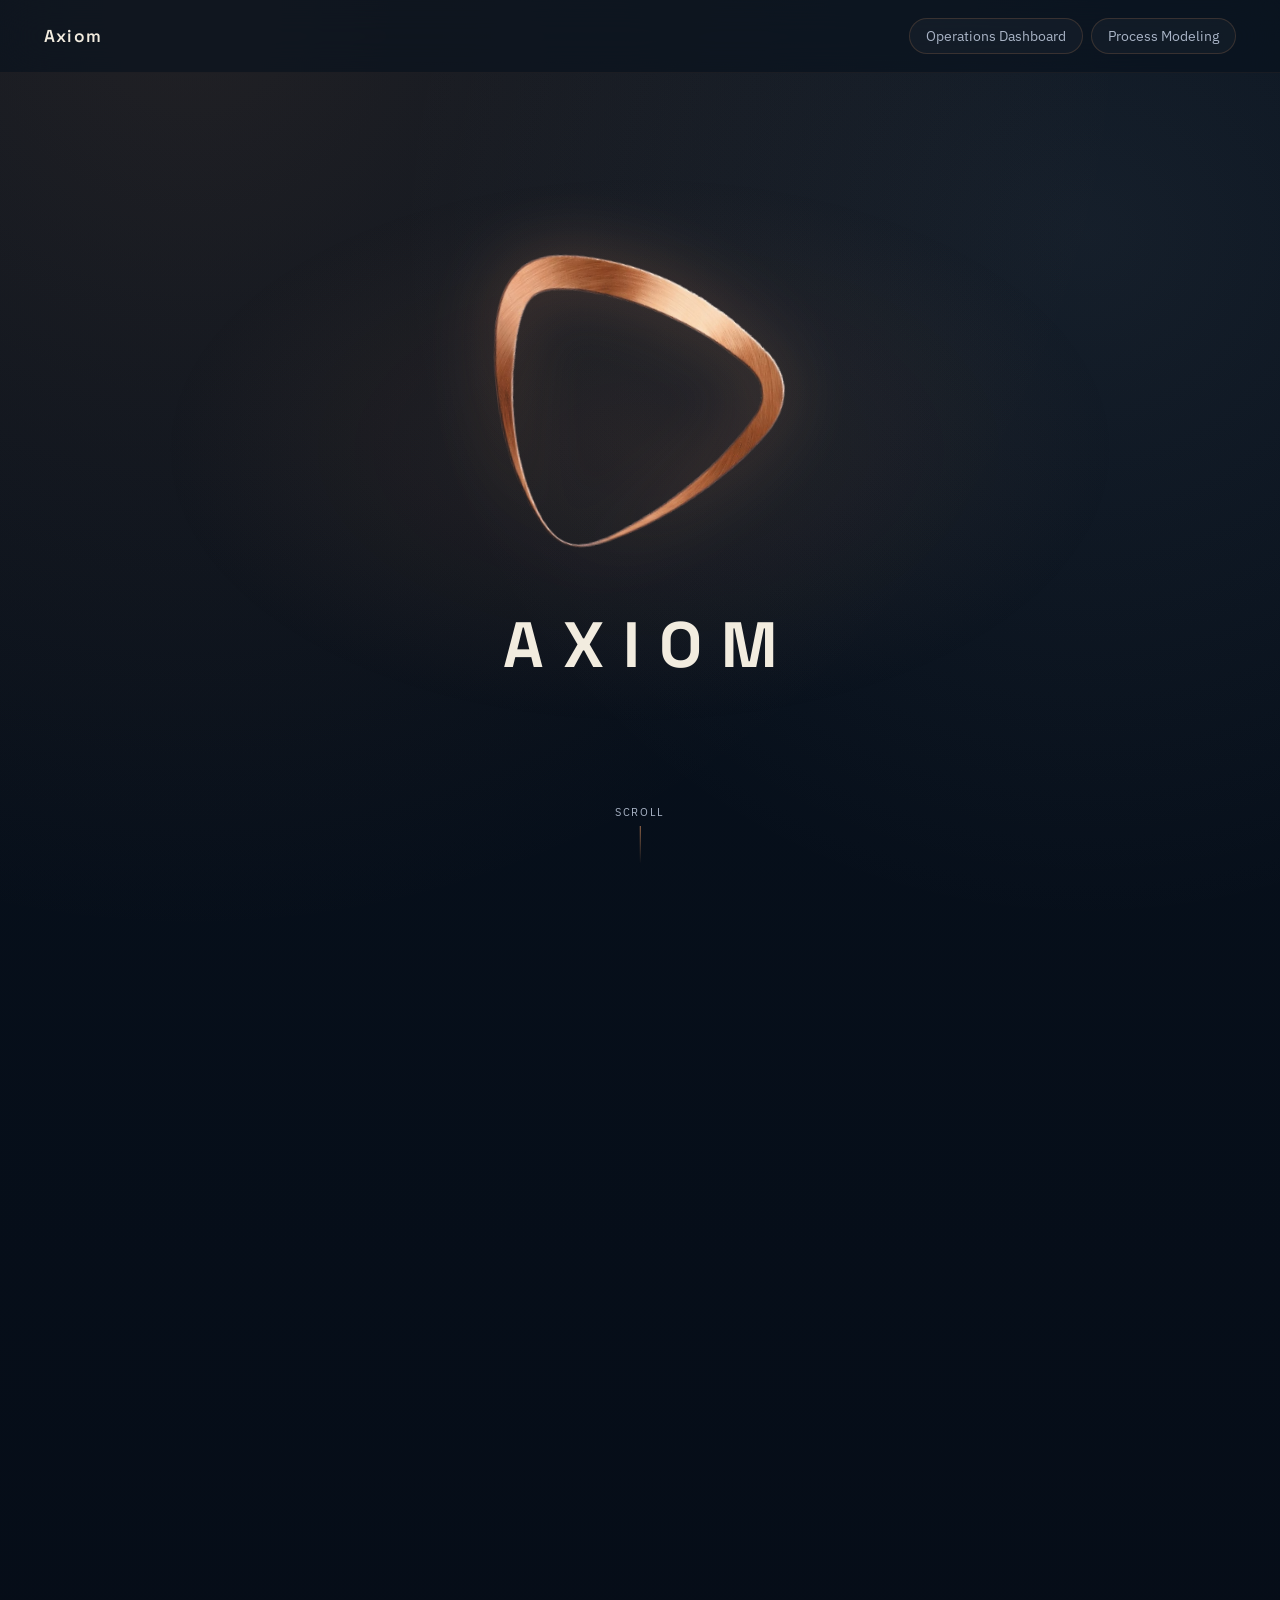
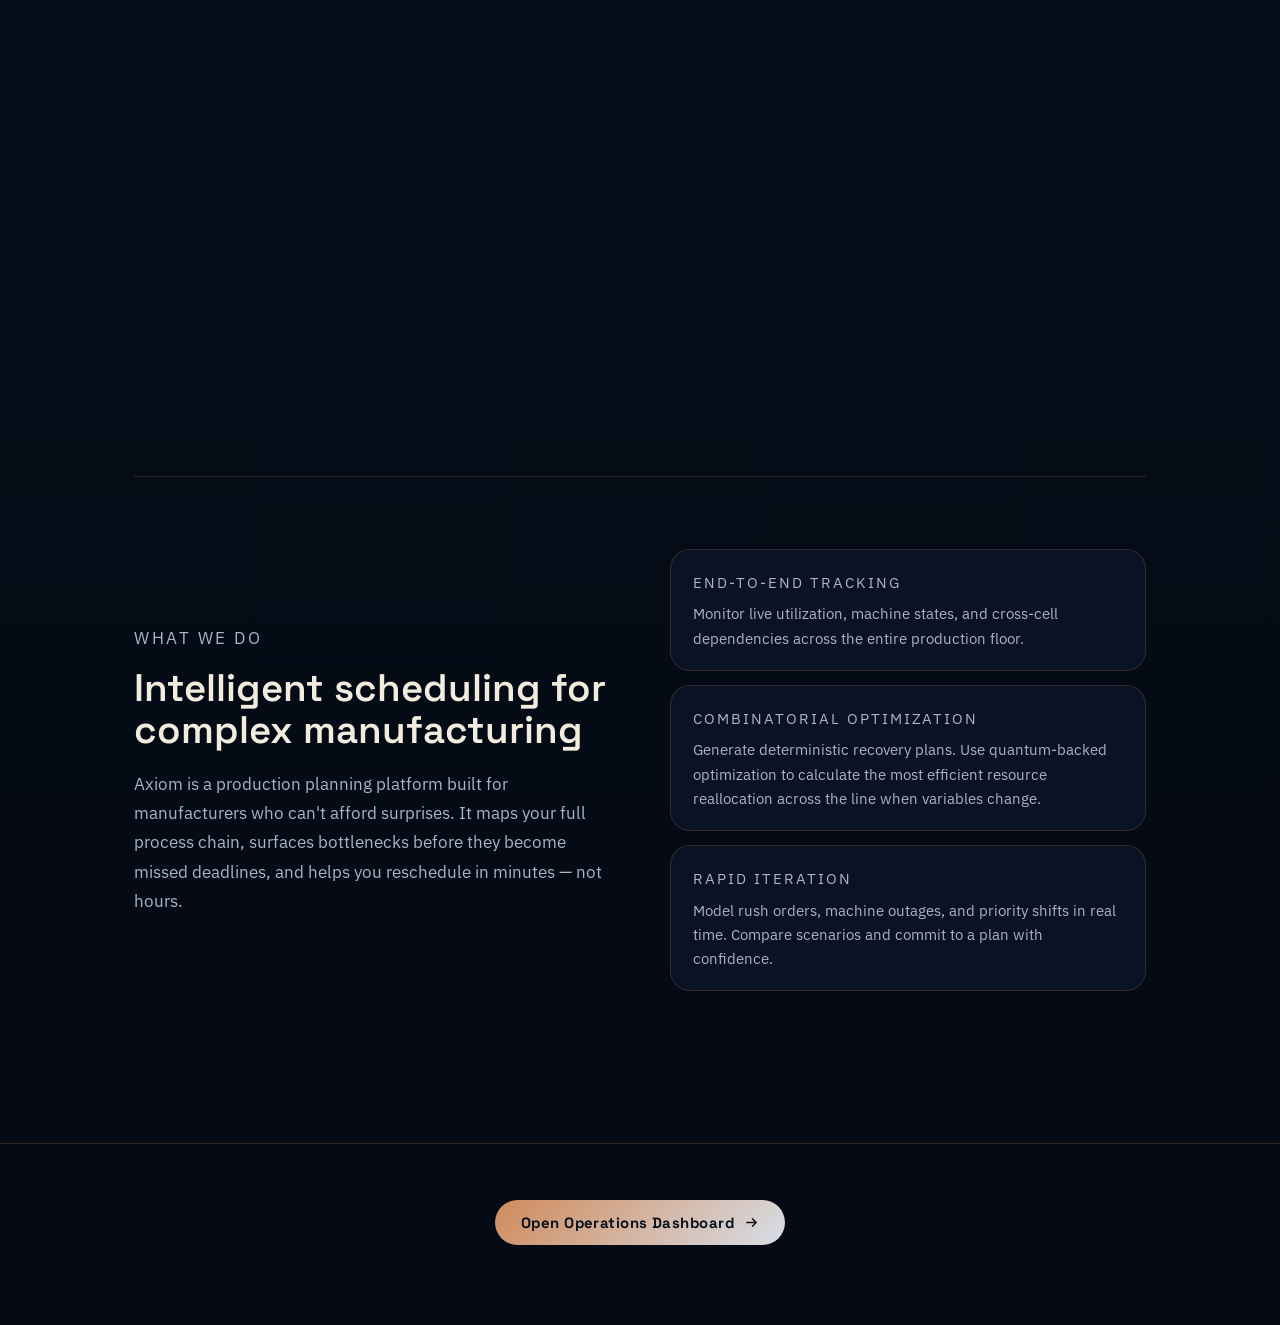
<file: index.html>
<!DOCTYPE html>
<html lang="en">
<head>
  <meta charset="UTF-8"/>
<meta name="viewport" content="width=device-width, initial-scale=1.0"/>
  <title>Axiom</title>
  <link rel="preconnect" href="https://fonts.googleapis.com"/>
  <link rel="preconnect" href="https://fonts.gstatic.com" crossorigin/>
  <link href="https://fonts.googleapis.com/css2?family=IBM+Plex+Sans:wght@300;400;500&family=Space+Grotesk:wght@400;500;600;700&display=swap" rel="stylesheet"/>
  <style>

    /* ============================================================
      CSS VARIABLES — match your existing styles.css exactly
    ============================================================ */
    :root {
      --bg:     #07111d;
      --panel:  rgba(11,20,38,0.9);
      --line:   rgba(208,138,90,0.2);
      --text:   #f2ecdf;
      --muted:  #a9b4c6;
      --accent: #d08a5a;
    }

    *, *::before, *::after { box-sizing: border-box; margin: 0; padding: 0; }

    body {
      background:
        radial-gradient(circle at 15% 0%, rgba(208,138,90,0.13) 0%, transparent 30%),
        radial-gradient(circle at 85% 8%,  rgba(216,222,232,0.07) 0%, transparent 24%),
        linear-gradient(180deg, #07111d 0%, #050a14 100%);
      color: var(--text);
      font-family: "IBM Plex Sans", sans-serif;
      overflow-x: hidden;
    }

    a { color: inherit; text-decoration: none; }

    /* ============================================================
      NAV — fixed top bar, frosted glass, text-only brand name
    ============================================================ */
    nav {
      position: fixed;
      top: 0; left: 0; right: 0;
      z-index: 200;
      display: flex;
      justify-content: space-between;
      align-items: center;
      padding: 18px 44px;
      background: rgba(7,17,29,0.6);
      backdrop-filter: blur(24px);
      -webkit-backdrop-filter: blur(24px);
      border-bottom: 1px solid rgba(208,138,90,0.07);
    }

    .nav-brand {
      font-family: "Space Grotesk", sans-serif;
      font-weight: 600;
      font-size: 1.08rem;
      letter-spacing: 0.07em;
      color: var(--text);
    }

    .nav-links { display: flex; gap: 8px; }

    .nav-links a {
      border: 1px solid var(--line);
      background: rgba(255,255,255,0.03);
      border-radius: 999px;
      padding: 8px 16px;
      color: var(--muted);
      font-size: 0.86rem;
      transition: border-color 160ms, background 160ms, color 160ms, transform 160ms;
    }
    .nav-links a:hover {
      border-color: rgba(208,138,90,0.45);
      background: rgba(208,138,90,0.08);
      color: var(--text);
      transform: translateY(-1px);
    }

    /* ============================================================
      SCROLL DRIVER — 220vh tall container that creates scroll
      distance. The sticky .hero inside it stays pinned while
      you scroll, and JS maps progress → rotation angle.
    ============================================================ */
    .driver {
      height: 220vh;
      position: relative;
    }

    /* ============================================================
      STICKY HERO — full-screen, stays on screen while scrolling
      through .driver. Centers the logo + wordmark stack.
    ============================================================ */
    .hero {
      position: sticky;
      top: 0;
      height: 100vh;
      display: flex;
      flex-direction: column;
      align-items: center;
      justify-content: center;
      overflow: hidden;
    }

    /* Soft copper ambient glow radiating from the center */
    .hero-glow {
      position: absolute;
      inset: 0;
      background: radial-gradient(ellipse 55% 45% at 50% 50%, rgba(208,138,90,0.10), transparent 68%);
      pointer-events: none;
    }

    /* Vertical stack: logo (spins) + wordmark (static) */
    .hero-stack {
      display: flex;
      flex-direction: column;
      align-items: center;
      gap: 32px;
      position: relative;
      z-index: 1;
    }

    /* ============================================================
      LOGO SPINNER — the ONLY element JS applies rotate() to.
      The wordmark is a sibling outside this div and never moves.
      will-change: transform → hints browser to GPU-accelerate it.
    ============================================================ */
    #logo-spinner {
      will-change: transform;
      display: flex;
      align-items: center;
      justify-content: center;
    }

    /* ============================================================
      THE ACTUAL LOGO IMAGE
      This is axiom_symbol.png — your real uploaded logo file.

      The PNG has a black background. We use:
        mix-blend-mode: lighten
      which makes any pixel darker than the destination disappear.
      Since the site background is very dark navy, the black areas
      of the PNG become invisible, leaving only the copper mark.

      If you export a version with a transparent background (.png
      with alpha channel or .svg), remove mix-blend-mode entirely.
    ============================================================ */
    #logo-img {
      display: block;
      width: clamp(220px, 28vw, 360px);
      height: clamp(220px, 28vw, 360px);
      object-fit: contain;
      mix-blend-mode: lighten;   /* hides the black PNG background */
      /* base glow — JS intensifies this on scroll */
      filter: drop-shadow(0 0 30px rgba(208,138,90,0.30));
    }

    /* ============================================================
      WORDMARK — "AXIOM" text. Sibling of #logo-spinner.
      JS never touches this element. It never rotates.
    ============================================================ */
    .wordmark {
      font-family: "Space Grotesk", sans-serif;
      font-size: clamp(2.4rem, 5vw, 4rem);
      font-weight: 700;
      letter-spacing: 0.3em;
      text-indent: 0.3em;
      text-transform: uppercase;
      color: var(--text);
      animation: fadeUp 0.9s cubic-bezier(0.22,1,0.36,1) both;
      animation-delay: 0.15s;
    }

    @keyframes fadeUp {
      from { opacity: 0; transform: translateY(10px); }
      to   { opacity: 1; transform: translateY(0); }
    }

    /* ============================================================
      TAGLINE — hidden at opacity:0. JS fades it in after ~60%
      of scroll progress through the driver (once spin is done).
    ============================================================ */
    .tagline {
      position: absolute;
      bottom: 14vh;
      left: 50%;
      transform: translateX(-50%);
      white-space: nowrap;
      text-align: center;
      opacity: 0;
      pointer-events: none;
      transition: opacity 0.5s cubic-bezier(0.22,1,0.36,1);
    }

    .tagline p {
      font-family: "Space Grotesk", sans-serif;
      font-size: clamp(1rem, 2vw, 1.55rem);
      font-weight: 500;
      color: var(--accent);
      letter-spacing: 0.05em;
    }

    /* ============================================================
      SCROLL CUE — "Scroll" + animated line. Fades out on first scroll.
    ============================================================ */
    .scroll-cue {
      position: absolute;
      bottom: 36px;
      left: 50%;
      transform: translateX(-50%);
      display: flex;
      flex-direction: column;
      align-items: center;
      gap: 7px;
      pointer-events: none;
      transition: opacity 0.3s;
    }

    .scroll-cue span {
      font-size: 0.68rem;
      letter-spacing: 0.16em;
      text-transform: uppercase;
      color: var(--muted);
    }

    .cue-line {
      width: 1px;
      height: 38px;
      background: linear-gradient(to bottom, rgba(208,138,90,0.8), transparent);
      animation: cuePulse 1.8s ease-in-out infinite;
    }

    @keyframes cuePulse {
      0%,100% { opacity:0.35; transform:scaleY(0.9); }
      50%      { opacity:1;    transform:scaleY(1.1); }
    }

    /* ============================================================
      BELOW-FOLD CONTENT — normal document flow, scrolls up after
      the driver ends. Two-column: description + cards.
    ============================================================ */
    .content {
      max-width: 1100px;
      margin: 0 auto;
      padding: 96px 44px 80px;
    }

    .about {
      display: grid;
      grid-template-columns: 1fr 1fr;
      gap: 60px;
      align-items: center;
      padding: 72px 0;
      border-top: 1px solid var(--line);
    }

    .kicker {
      font-size: 0.75rem;
      text-transform: uppercase;
      letter-spacing: 0.15em;
      color: var(--accent);
      margin-bottom: 14px;
    }

    .about h2 {
      font-family: "Space Grotesk", sans-serif;
      font-size: clamp(1.8rem, 3vw, 2.7rem);
      font-weight: 600;
      line-height: 1.1;
      margin-bottom: 18px;
    }

    .about p { color: var(--muted); font-size: 1.05rem; line-height: 1.75; }

    .cards { display: grid; gap: 14px; }

    .card {
      border: 1px solid var(--line);
      background: var(--panel);
      backdrop-filter: blur(14px);
      border-radius: 20px;
      padding: 20px 22px;
    }

    .card-label {
      font-size: 0.74rem;
      text-transform: uppercase;
      letter-spacing: 0.13em;
      color: var(--accent);
      margin-bottom: 7px;
    }

    .card p { color: var(--muted); font-size: 0.95rem; line-height: 1.6; }

    /* ============================================================
      FOOTER CTA
    ============================================================ */
    .cta-wrap {
      text-align: center;
      padding: 56px 44px 80px;
      border-top: 1px solid var(--line);
    }

    .cta-btn {
      display: inline-flex;
      align-items: center;
      gap: 10px;
      background: linear-gradient(135deg, #d08a5a 0%, #d8dee8 100%);
      color: #07111d;
      font-family: "Space Grotesk", sans-serif;
      font-weight: 700;
      font-size: 0.93rem;
      letter-spacing: 0.03em;
      padding: 13px 26px;
      border-radius: 999px;
      transition: transform 180ms, box-shadow 180ms;
    }

    .cta-btn:hover {
      transform: translateY(-2px);
      box-shadow: 0 10px 36px rgba(208,138,90,0.28);
    }

    .cta-wrap > p { color: var(--muted); font-size: 0.88rem; margin-top: 20px; }

    @media (max-width: 780px) {
      nav       { padding: 14px 20px; }
      .about    { grid-template-columns: 1fr; gap: 36px; }
      .content  { padding: 64px 24px 60px; }
      .cta-wrap { padding: 44px 24px 64px; }
    }

  </style>
</head>
<body>

  <!-- NAV: text-only brand, no icon -->
  <nav>
    <span class="nav-brand">Axiom</span>
    <div class="nav-links">
      <a href="./planner.html">Operations Dashboard</a>
      <a href="./line-builder.html">Process Modeling</a>
    </div>
  </nav>

  <!-- SCROLL DRIVER: 220vh tall. Hero sticks inside it. -->
  <div class="driver" id="driver">
    <div class="hero">
      <div class="hero-glow"></div>

      <div class="hero-stack">

        <!-- JS rotates ONLY this div -->
        <div id="logo-spinner">
          <!--
            YOUR ACTUAL LOGO FILE: axiom_symbol.png
            Placed in the same folder as this HTML file.
            mix-blend-mode: lighten hides the black background.
            If you have a transparent-background version, remove that CSS line.
          -->
          <img id="logo-img" src="axiom_symbol.png" alt="Axiom symbol"/>
        </div>

        <!-- WORDMARK: outside spinner, never rotates -->
        <div class="wordmark">Axiom</div>

      </div>

      <!-- Tagline: fades in after spin completes -->
      <div class="tagline" id="tagline">
        <p>Track Your Chain. Find Gaps. Iterate.</p>
      </div>

      <!-- Scroll prompt -->
      <div class="scroll-cue" id="scrollCue">
        <span>Scroll</span>
        <div class="cue-line"></div>
      </div>
    </div>
  </div>

  <!-- BELOW-FOLD: about section + cards -->
  <div class="content">
    <div class="about">
      <div>
        <p class="kicker">What We Do</p>
        <h2>Intelligent scheduling for complex manufacturing</h2>
        <p>Axiom is a production planning platform built for manufacturers who can't afford surprises. It maps your full process chain, surfaces bottlenecks before they become missed deadlines, and helps you reschedule in minutes — not hours.</p>
      </div>
      <div class="cards">
        <div class="card">
          <p class="card-label">End-to-End Tracking</p>
          <p>Monitor live utilization, machine states, and cross-cell dependencies across the entire production floor.</p>
        </div>
        <div class="card">
          <p class="card-label">Combinatorial Optimization</p>
          <p>Generate deterministic recovery plans. Use quantum-backed optimization to calculate the most efficient resource reallocation across the line when variables change.</p>
        </div>
        <div class="card">
          <p class="card-label">Rapid Iteration</p>
          <p>Model rush orders, machine outages, and priority shifts in real time. Compare scenarios and commit to a plan with confidence.</p>
        </div>
      </div>
    </div>
  </div>

  <div class="cta-wrap">
    <a class="cta-btn" href="./planner.html">
      Open Operations Dashboard
      <svg width="15" height="15" viewBox="0 0 16 16" fill="none">
        <path d="M3 8h10M9 4l4 4-4 4" stroke="currentColor" stroke-width="1.6" stroke-linecap="round" stroke-linejoin="round"/>
      </svg>
    </a>
  </div>

  <!-- ============================================================
    JAVASCRIPT — SCROLL-DRIVEN ROTATION

    1. Scroll event fires → calculate raw progress (0–1) through driver
    2. Map progress through ROTATION_WINDOW → eased 0–360°
    3. requestAnimationFrame lerp loop smoothly moves logo toward target
    4. Only #logo-spinner gets the rotate() transform
    5. Tagline + glow also update based on progress
  ============================================================ -->
  <script>
    const driver    = document.getElementById('driver');
    const spinner   = document.getElementById('logo-spinner'); // ONLY this rotates
    const logoImg   = document.getElementById('logo-img');
    const tagline   = document.getElementById('tagline');
    const scrollCue = document.getElementById('scrollCue');

    // Fraction of the driver scroll range over which rotation completes.
    // 0.55 × 220vh ≈ 121vh of scrolling for a full 360°.
    // Lower this number to make the spin faster.
    const ROTATION_WINDOW = 0.55;

    function clamp(v, lo, hi) { return Math.min(Math.max(v, lo), hi); }

    // Smooth ease-in-out curve: slow→fast→slow
    function ease(t) {
      return t < 0.5 ? 2*t*t : -1 + (4 - 2*t)*t;
    }

    let raf        = null;
    let currentDeg = 0;   // current visual rotation
    let targetDeg  = 0;   // target from scroll position

    // Lerp animation loop — runs until current ≈ target
    function tick() {
      const diff = targetDeg - currentDeg;
      if (Math.abs(diff) > 0.05) {
        currentDeg += diff * 0.12;  // 12% closer per frame = buttery smooth
        spinner.style.transform = `rotate(${currentDeg}deg)`;
        raf = requestAnimationFrame(tick);
      } else {
        currentDeg = targetDeg;
        spinner.style.transform = `rotate(${currentDeg}deg)`;
        raf = null;
      }
    }

    window.addEventListener('scroll', () => {
      const rect      = driver.getBoundingClientRect();
      const scrolled  = -rect.top;
      const scrollable= driver.offsetHeight - window.innerHeight;
      const raw       = clamp(scrolled / scrollable, 0, 1); // 0→1 through driver

      // Eased rotation: completes within ROTATION_WINDOW fraction
      const rotP  = clamp(raw / ROTATION_WINDOW, 0, 1);
      targetDeg   = ease(rotP) * 360;

      // Tagline fades in after spin is done
      tagline.style.opacity = clamp((raw - 0.62) / 0.14, 0, 1);

      // Scroll cue vanishes immediately
      scrollCue.style.opacity = clamp(1 - raw * 18, 0, 1);

      // Glow grows with progress
      const glow  = 30 + rotP * 55;
      const alpha = 0.28 + rotP * 0.30;
      logoImg.style.filter = `drop-shadow(0 0 ${glow}px rgba(208,138,90,${alpha}))`;

      if (!raf) raf = requestAnimationFrame(tick);
    }, { passive: true });
  </script>

</body>
</html>
</file>
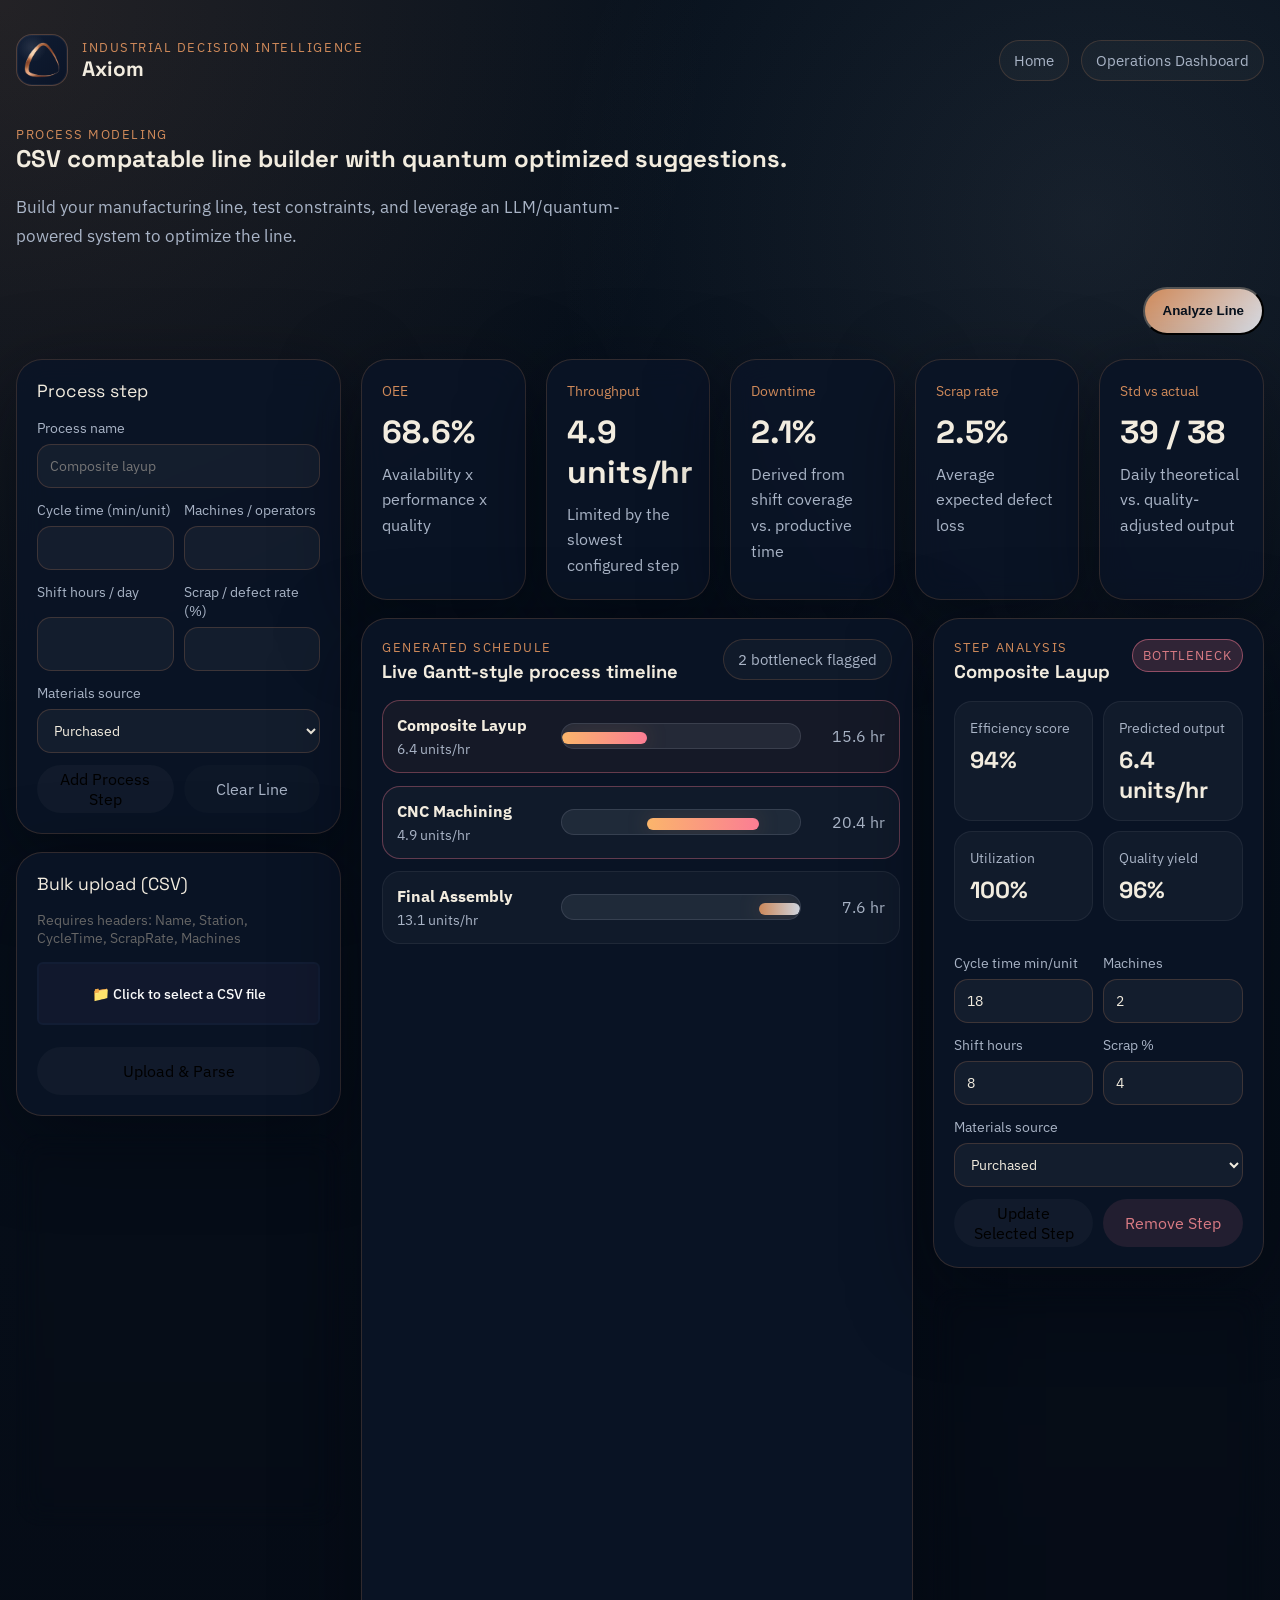
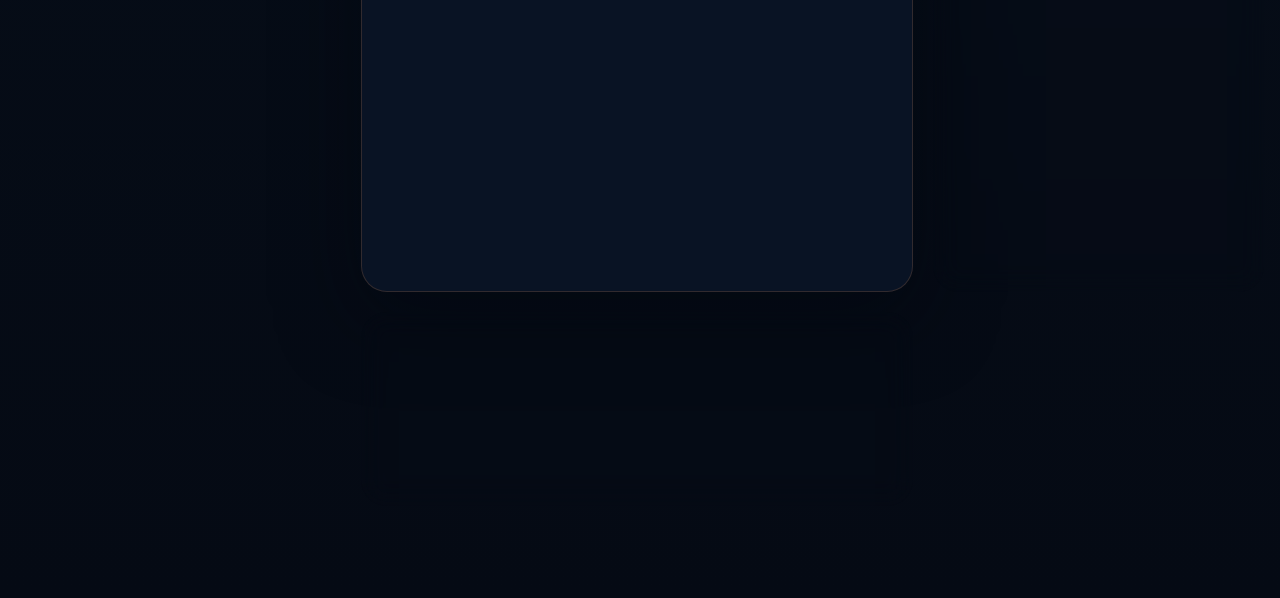
<file: line-builder.html>
<!DOCTYPE html>
<html lang="en">
  <head>
    <meta charset="UTF-8" />
    <meta name="viewport" content="width=device-width, initial-scale=1.0" />
    <title>Dry Dock V1 - Interactive Line Builder</title>
    <link rel="preconnect" href="https://fonts.googleapis.com" />
    <link rel="preconnect" href="https://fonts.gstatic.com" crossorigin />
    <link
      href="https://fonts.googleapis.com/css2?family=Space+Grotesk:wght@400;500;700&family=IBM+Plex+Sans:wght@400;500;600&display=swap"
      rel="stylesheet"
    />
    <link rel="stylesheet" href="./styles.css" />
  </head>
  <body>
    <div class="site-shell">
      <header class="subpage-hero">
        <nav class="topbar">
          <div class="brand-lockup">
            <div class="brand-mark" aria-hidden="true" style="padding: 4px;">
              <img src="axiom_symbol.png" alt="Axiom logo" style="width: 100%; height: 100%; object-fit: contain; mix-blend-mode: lighten;" />
            </div>
            <div>
              <p class="eyebrow">Industrial Decision Intelligence</p>
              <h1>Axiom</h1>
            </div>
          </div>
          <div class="topbar-copy nav-links">
            <a href="./index.html">Home</a>
            <a href="./planner.html">Operations Dashboard</a>
          </div>
        </nav>

        <section class="subpage-intro">
          <p class="section-kicker">Process modeling</p>
          <h2>CSV compatable line builder with quantum optimized suggestions.</h2>
          <p class="hero-text">
            Build your manufacturing line, test constraints, and leverage an LLM/quantum-powered system to optimize the line.
          </p>
        </section>
      </header>

      <main>
        <section class="process-builder page-surface" id="process-builder">
          <div class="section-heading builder-heading">
            <div></div> <button class="button button-primary" id="analyzeLineButton" type="button">Analyze Line</button>
          </div>

          <div class="builder-layout">
            <aside class="control-panel builder-controls">
              <div class="control-card">
                <p class="control-title">Process step</p>
                <form class="builder-form" id="processForm">
                  <label>
                    <span>Process name</span>
                    <input id="processName" name="name" type="text" placeholder="Composite layup" required />
                  </label>
                  <div class="form-grid">
                    <label>
                      <span>Cycle time (min/unit)</span>
                      <input id="cycleTime" name="cycleTime" type="number" min="0.1" step="0.1" required />
                    </label>
                    <label>
                      <span>Machines / operators</span>
                      <input id="machines" name="machines" type="number" min="1" step="1" required />
                    </label>
                  </div>
                  <div class="form-grid">
                    <label>
                      <span>Shift hours / day</span>
                      <input id="shiftHours" name="shiftHours" type="number" min="1" max="24" step="0.5" required />
                    </label>
                    <label>
                      <span>Scrap / defect rate (%)</span>
                      <input id="scrapRate" name="scrapRate" type="number" min="0" max="100" step="0.1" required />
                    </label>
                  </div>
                  <label>
                    <span>Materials source</span>
                    <select id="materialSource" name="materialSource">
                      <option value="purchased">Purchased</option>
                      <option value="in-house">Produced in-house</option>
                    </select>
                  </label>
                  <div class="button-row">
                    <button class="button button-secondary full-button" type="submit">Add Process Step</button>
                    <button class="button button-ghost full-button" id="clearLineButton" type="button">Clear Line</button>
                  </div>
                </form>
              </div>
                <div class="control-card">
                    <p class="control-title">Bulk upload (CSV)</p>
                    <div class="builder-form">
                        <label>
                            <span style="font-size: 0.85rem; color: #666; margin-bottom: 8px; display: block;">
                                Requires headers: Name, Station, CycleTime, ScrapRate, Machines
                            </span>
    
                            <input type="file" id="csvFileInput" accept=".csv" style="display: none;" />
    
                            <label for="csvFileInput" id="fileDropZone" style="display: block; padding: 20px; border: 2px solid #121d34; border-radius: 6px; text-align: center; cursor: pointer; background: #11182d; margin-bottom: 10px; transition: all 0.2s;">
                                <span id="fileNameDisplay" style="color: #fafafa; font-weight: 500;">📁 Click to select a CSV file</span>
                            </label>
    
                        </label>
                        <div class="control-card" id="columnMappingUI" style="display: none; margin-bottom: 20px;">
                          <p class="control-title">Map your columns</p>
                          
                          <div class="builder-form">
                            <div class="form-grid">
                              <label>
                                <span>Process Name</span>
                                <select id="mapName"></select>
                              </label>
                              
                              <label>
                                <div style="display: flex; justify-content: space-between; align-items: center; flex-wrap: wrap; gap: 4px; margin-bottom: 4px;">
                                  <span>Cycle Time</span>
                                  <select id="cycleTimeUnit" style="width: auto; min-height: 28px; padding: 0 8px; font-size: 0.75rem; border-radius: 6px;">
                                    <option value="min">Minutes</option>
                                    <option value="hr">Hours</option>
                                  </select>
                                </div>
                                <select id="mapCycleTime"></select>
                              </label>

                              <label>
                                <div style="display: flex; justify-content: space-between; align-items: center; flex-wrap: wrap; gap: 4px; margin-bottom: 4px;">
                                  <span>Quality Metric</span>
                                  <select id="scrapFormat" style="width: auto; min-height: 28px; padding: 0 8px; font-size: 0.75rem; border-radius: 6px;">
                                    <option value="scrap">Scrap %</option>
                                    <option value="yield">Yield %</option>
                                  </select>
                                </div>
                                <select id="mapScrapRate"></select>
                              </label>
                        
                              <label>
                                <span>Machines / Operators</span>
                                <select id="mapMachines"></select>
                              </label>
                            </div>
                            <p class="optimizer-note" style="margin-top: 4px;">Verify our guesses before parsing.</p>
                          </div>
                        </div>
                        <button type="button" id="uploadCsvBtn" class="button button-secondary full-button">Upload & Parse</button>
                    </div>
                </div>

              <div class="control-card">
                <p class="control-title">Production goal</p>
                <form class="builder-form" id="goalForm">
                  <label>
                    <span>Target output rate (units/hr)</span>
                    <input id="productionGoalInput" name="targetRate" type="number" min="0" step="0.1" placeholder="18" />
                  </label>
                  <div class="form-grid">
                    <label>
                      <span>Total quantity</span>
                      <input id="targetQuantity" name="targetQuantity" type="number" min="0" step="1" placeholder="500" />
                    </label>
                    <label>
                      <span>Deadline date</span>
                      <input id="deadlineDate" name="deadlineDate" type="date" />
                    </label>
                  </div>
                  <button class="button button-primary full-button" type="submit">Optimize Goal</button>
                </form>
                  <p class="optimizer-note">
                  Phase 1 uses local manufacturing math and deterministic recommendations. Quantum and LLM integrations are reserved for later backend work.
                </p>
              </div>
            </aside>

            <div class="planner-main builder-main">
              <section class="dashboard-grid builder-kpis">
                <article class="metric-card">
                  <span>OEE</span>
                  <strong id="lineOee">0%</strong>
                  <p>Availability x performance x quality</p>
                </article>
                <article class="metric-card">
                  <span>Throughput</span>
                  <strong id="lineThroughput">0/hr</strong>
                  <p>Limited by the slowest configured step</p>
                </article>
                <article class="metric-card">
                  <span>Downtime</span>
                  <strong id="lineDowntime">0%</strong>
                  <p>Derived from shift coverage vs. productive time</p>
                </article>
                <article class="metric-card">
                  <span>Scrap rate</span>
                  <strong id="lineScrap">0%</strong>
                  <p>Average expected defect loss</p>
                </article>
                <article class="metric-card">
                  <span>Std vs actual</span>
                  <strong id="standardActual">0 / 0</strong>
                  <p>Daily theoretical vs. quality-adjusted output</p>
                </article>
              </section>

              <section class="content-grid builder-content">
                <article class="surface schedule-surface">
                  <div class="surface-heading">
                    <div>
                      <p class="surface-kicker">Generated schedule</p>
                      <h4>Live Gantt-style process timeline</h4>
                    </div>
                    <span class="surface-pill" id="lineStatus">Waiting for inputs</span>
                  </div>
                  <div class="timeline-shell" id="processTimeline"></div>
                </article>

                <article class="surface">
                  <div class="surface-heading">
                    <div>
                      <p class="surface-kicker">Step analysis</p>
                      <h4 id="activeStepTitle">No process selected</h4>
                    </div>
                    <span class="bottleneck-badge hidden" id="activeBottleneckBadge">Bottleneck</span>
                  </div>
                  <div class="step-detail" id="stepDetail"></div>
                </article>

                <article class="surface recommendations-surface">
                  <div class="surface-heading">
                    <div>
                      <p class="surface-kicker">Suggested solutions</p>
                      <h4>Optimizer Interventions</h4>
                    </div>
                  </div>
                  <div class="recommendation-list" id="solutionsList" style="padding: 16px 20px; display: flex; flex-direction: column; gap: 12px; color: #a9b4c6;">
                    <em>Click 'Analyze Line' to generate deterministic recovery steps.</em>
                  </div>
                </article>

                <article class="surface goal-surface" id="goalResponsePanel" style="border-top: 3px solid transparent; transition: border-color 0.3s ease;">
                  <div class="surface-heading">
                    <div>
                      <p class="surface-kicker">Goal response</p>
                      <h4 id="goalVerdictText" style="transition: color 0.3s ease;">Awaiting Analysis</h4>
                    </div>
                  </div>
                  <div class="goal-response" id="goalSubtext" style="padding: 16px 20px; color: #a9b4c6; font-size: 0.9rem;">
                    Run the optimizer to test line capacity against ERP deadlines.
                  </div>
                </article>
              </section>
            </div>
          </div>
        </section>
      </main>
    </div>

    <script src="./app.js?v=2"></script>
  </body>
</html>
</file>
<file: styles.css>
:root {
  --bg: #07111d;
  --bg-soft: #0d1730;
  --panel: rgba(11, 20, 38, 0.9);
  --panel-strong: #101b31;
  --line: rgba(208, 138, 90, 0.2);
  --text: #f2ecdf;
  --muted: #a9b4c6;
  --accent: #d08a5a;
  --accent-strong: #d8dee8;
  --warning: #f0b06f;
  --danger: #d97b84;
  --shadow: 0 24px 80px rgba(2, 6, 14, 0.5);
}

* {
  box-sizing: border-box;
}

html {
  scroll-behavior: smooth;
}

body {
  margin: 0;
  min-height: 100vh;
  background:
    radial-gradient(circle at top left, rgba(208, 138, 90, 0.14), transparent 28%),
    radial-gradient(circle at 85% 10%, rgba(216, 222, 232, 0.08), transparent 24%),
    linear-gradient(180deg, #07111d 0%, #050a14 100%);
  color: var(--text);
  font-family: "IBM Plex Sans", sans-serif;
}

a {
  color: inherit;
  text-decoration: none;
}

.site-shell {
  width: min(1280px, calc(100% - 32px));
  margin: 0 auto;
  padding: 24px 0 56px;
}

.hero,
.thesis,
.planner,
.process-builder,
.roadmap {
  position: relative;
}

.hero {
  padding: 10px 0 48px;
}

.topbar,
.hero-grid,
.thesis-grid,
.planner-layout,
.dashboard-grid,
.content-grid,
.roadmap-grid {
  display: grid;
  gap: 20px;
}

.topbar {
  grid-template-columns: repeat(2, minmax(0, 1fr));
  align-items: center;
  margin-bottom: 40px;
}

.brand-lockup {
  display: flex;
  gap: 14px;
  align-items: center;
}

.brand-mark {
  width: 52px;
  height: 52px;
  display: grid;
  place-items: center;
  border-radius: 16px;
  color: var(--accent);
  background:
    radial-gradient(circle at 30% 25%, rgba(216, 222, 232, 0.12), transparent 28%),
    linear-gradient(135deg, #101d34 0%, #0b1426 100%);
  border: 1px solid rgba(208, 138, 90, 0.35);
  box-shadow: inset 0 0 0 1px rgba(216, 222, 232, 0.05);
  overflow: hidden;
}

.brand-logo {
  width: 36px;
  height: 36px;
  display: block;
  color: currentColor;
}

.eyebrow,
.section-kicker,
.surface-kicker,
.panel-label {
  margin: 0;
  color: var(--accent);
  font-size: 0.8rem;
  text-transform: uppercase;
  letter-spacing: 0.12em;
}

h1,
h2,
h3,
h4,
p {
  margin: 0;
}

h1,
h2,
h3,
h4 {
  font-family: "Space Grotesk", sans-serif;
}

h1 {
  font-size: 1.3rem;
}

.topbar-copy {
  display: flex;
  gap: 12px;
  justify-content: flex-end;
  flex-wrap: wrap;
}

.topbar-copy span,
.surface-pill,
.planner-badge {
  border: 1px solid var(--line);
  background: rgba(255, 255, 255, 0.03);
  border-radius: 999px;
  padding: 10px 14px;
  color: var(--muted);
  font-size: 0.92rem;
}

.topbar-copy a {
  border: 1px solid var(--line);
  background: rgba(255, 255, 255, 0.03);
  border-radius: 999px;
  padding: 10px 14px;
  color: var(--muted);
  font-size: 0.92rem;
  transition: transform 180ms ease, border-color 180ms ease, background 180ms ease, color 180ms ease;
}

.topbar-copy a:hover {
  transform: translateY(-1px);
  border-color: rgba(208, 138, 90, 0.45);
  background: rgba(208, 138, 90, 0.08);
  color: var(--text);
}

.hero-grid {
  grid-template-columns: minmax(0, 1.35fr) minmax(320px, 0.8fr);
  align-items: center;
}

.hero-copy h2 {
  margin-top: 14px;
  font-size: clamp(2.8rem, 6vw, 4.9rem);
  line-height: 0.95;
  max-width: 11ch;
}

.hero-text {
  max-width: 62ch;
  margin-top: 18px;
  color: var(--muted);
  font-size: 1.08rem;
  line-height: 1.7;
}

.hero-actions {
  display: flex;
  gap: 14px;
  margin-top: 28px;
  flex-wrap: wrap;
}

.button {
  display: inline-flex;
  align-items: center;
  justify-content: center;
  min-height: 48px;
  padding: 0 18px;
  border-radius: 999px;
  transition: transform 180ms ease, border-color 180ms ease, background 180ms ease;
}

.button:hover,
.scenario-button:hover {
  transform: translateY(-1px);
}

.button-primary {
  background: linear-gradient(135deg, #d08a5a 0%, #d8dee8 100%);
  color: #07111d;
  font-weight: 700;
}

.button-secondary {
  border: 1px solid var(--line);
  background: rgba(255, 255, 255, 0.03);
}

.button-ghost {
  border: 1px solid rgba(208, 138, 90, 0.18);
  background: rgba(255, 255, 255, 0.015);
  color: var(--muted);
}

.button-danger {
  border: 1px solid rgba(255, 127, 150, 0.36);
  background: rgba(255, 127, 150, 0.1);
  color: var(--danger);
}

.hero-metrics {
  list-style: none;
  display: grid;
  grid-template-columns: repeat(3, minmax(0, 1fr));
  gap: 14px;
  padding: 0;
  margin: 28px 0 0;
}

.hero-metrics li,
.panel-card,
.thesis-card,
.control-card,
.metric-card,
.surface,
.roadmap-card {
  border: 1px solid var(--line);
  background: var(--panel);
  backdrop-filter: blur(14px);
  box-shadow: var(--shadow);
}

.hero-metrics li {
  border-radius: 22px;
  padding: 18px;
}

.hero-metrics strong {
  display: block;
  font-family: "Space Grotesk", sans-serif;
  font-size: 1.8rem;
}

.hero-metrics span {
  display: block;
  margin-top: 8px;
  color: var(--muted);
  line-height: 1.4;
}

.hero-panel {
  padding: 22px;
  border: 1px solid var(--line);
  background:
    linear-gradient(180deg, rgba(208, 138, 90, 0.08), transparent 50%),
    var(--panel);
  border-radius: 32px;
  box-shadow: var(--shadow);
}

.panel-stack {
  margin-top: 18px;
  display: grid;
  gap: 14px;
}

.panel-card {
  border-radius: 22px;
  padding: 18px;
}

.panel-card span,
.metric-card span,
.roadmap-card span {
  color: var(--accent);
  font-size: 0.9rem;
}

.panel-card p {
  margin-top: 8px;
  color: var(--muted);
  line-height: 1.5;
}

.section-heading {
  display: grid;
  gap: 10px;
  margin-bottom: 24px;
}

.section-heading h3 {
  font-size: clamp(1.8rem, 3vw, 3rem);
  max-width: 16ch;
}

.thesis {
  padding: 32px 0 28px;
}

.thesis-grid,
.roadmap-grid {
  grid-template-columns: repeat(3, minmax(0, 1fr));
}

.thesis-card,
.roadmap-card {
  border-radius: 28px;
  padding: 24px;
}

.thesis-card span {
  font-family: "Space Grotesk", sans-serif;
  color: var(--accent);
  font-size: 1.1rem;
}

.thesis-card h4,
.roadmap-card h4 {
  margin-top: 14px;
  font-size: 1.25rem;
}

.thesis-card p,
.roadmap-card p,
.control-copy,
.metric-card p,
.narrative,
.stack-list li {
  margin-top: 10px;
  color: var(--muted);
  line-height: 1.6;
}

.planner {
  padding: 0 0 36px;
}

.planner-heading {
  grid-template-columns: repeat(2, minmax(0, 1fr));
  align-items: end;
}

.planner-badge {
  justify-self: end;
  display: inline-flex;
  align-items: center;
  gap: 10px;
}

.live-dot {
  width: 10px;
  height: 10px;
  border-radius: 999px;
  background: var(--accent);
  box-shadow: 0 0 0 6px rgba(208, 138, 90, 0.14);
}

.planner-layout {
  grid-template-columns: minmax(290px, 0.38fr) minmax(0, 1fr);
  align-items: start;
}

.control-panel,
.planner-main {
  display: grid;
  gap: 18px;
}

.control-card,
.metric-card,
.surface {
  border-radius: 26px;
  padding: 20px;
}

.control-title {
  font-family: "Space Grotesk", sans-serif;
  font-size: 1.1rem;
}

.scenario-list,
.chip-list,
.alert-list,
.resource-list {
  display: grid;
  gap: 10px;
  margin-top: 16px;
}

.scenario-button {
  border: 1px solid var(--line);
  background: rgba(255, 255, 255, 0.03);
  color: var(--text);
  border-radius: 18px;
  padding: 14px 16px;
  text-align: left;
  font: inherit;
  cursor: pointer;
  transition: transform 180ms ease, border-color 180ms ease, background 180ms ease;
}

.scenario-button strong,
.resource-card strong,
.alert-card strong {
  display: block;
  font-size: 1rem;
}

.scenario-button p,
.resource-card p,
.alert-card p {
  margin-top: 6px;
  color: var(--muted);
  line-height: 1.45;
}

.scenario-button.active {
  border-color: rgba(208, 138, 90, 0.55);
  background: rgba(208, 138, 90, 0.09);
}

.chip-list {
  grid-template-columns: repeat(2, minmax(0, 1fr));
}

.chip {
  border-radius: 16px;
  padding: 12px 14px;
  background: rgba(255, 255, 255, 0.03);
  border: 1px solid rgba(255, 255, 255, 0.05);
  color: var(--muted);
  font-size: 0.95rem;
  font: inherit;
  text-align: left;
  cursor: pointer;
  transition: border-color 180ms ease, background 180ms ease, color 180ms ease, transform 180ms ease;
}

.chip:hover,
.chip.active {
  transform: translateY(-1px);
  border-color: rgba(208, 138, 90, 0.36);
  background: rgba(208, 138, 90, 0.08);
  color: var(--text);
}

.input-detail {
  margin-top: 14px;
  color: var(--muted);
  line-height: 1.55;
  font-size: 0.92rem;
}

.stack-list {
  padding-left: 18px;
  margin: 14px 0 0;
}

.dashboard-grid {
  grid-template-columns: repeat(4, minmax(0, 1fr));
}

.metric-card strong {
  display: block;
  margin-top: 12px;
  font-family: "Space Grotesk", sans-serif;
  font-size: 2rem;
}

.content-grid {
  grid-template-columns: minmax(0, 1.25fr) minmax(320px, 0.75fr);
}

.schedule-surface {
  grid-row: span 2;
}

.surface-heading {
  display: flex;
  align-items: start;
  justify-content: space-between;
  gap: 12px;
  margin-bottom: 18px;
}

.surface-heading h4 {
  margin-top: 4px;
  font-size: 1.15rem;
}

.table-shell {
  overflow-x: auto;
}

table {
  width: 100%;
  border-collapse: collapse;
}

th,
td {
  padding: 14px 12px;
  border-bottom: 1px solid rgba(255, 255, 255, 0.07);
  text-align: left;
  font-size: 0.96rem;
}

th {
  color: var(--muted);
  font-weight: 500;
}

td.status-ok {
  color: var(--accent);
}

td.status-watch {
  color: var(--warning);
}

td.status-risk {
  color: var(--danger);
}

.alert-card,
.resource-card {
  border-radius: 18px;
  padding: 16px;
  background: rgba(255, 255, 255, 0.03);
  border: 1px solid rgba(255, 255, 255, 0.06);
}

.alert-card[data-level="warning"] {
  border-color: rgba(255, 184, 108, 0.32);
}

.alert-card[data-level="critical"] {
  border-color: rgba(255, 127, 150, 0.35);
}

.resource-meta {
  display: flex;
  gap: 8px;
  flex-wrap: wrap;
  margin-top: 10px;
}

.resource-meta span {
  border-radius: 999px;
  padding: 8px 10px;
  background: rgba(208, 138, 90, 0.08);
  border: 1px solid rgba(208, 138, 90, 0.18);
  color: var(--muted);
  font-size: 0.87rem;
}

.roadmap {
  padding: 24px 0 10px;
}

.feature-directory {
  padding: 20px 0 32px;
}

.feature-grid {
  display: grid;
  grid-template-columns: repeat(2, minmax(0, 1fr));
  gap: 20px;
}

.feature-card {
  border: 1px solid var(--line);
  background: var(--panel);
  backdrop-filter: blur(14px);
  box-shadow: var(--shadow);
  border-radius: 28px;
  padding: 24px;
}

.feature-card h4 {
  margin-top: 10px;
  font-size: 1.5rem;
  max-width: 18ch;
}

.feature-card p {
  margin-top: 12px;
  color: var(--muted);
  line-height: 1.6;
}

.feature-list {
  display: grid;
  gap: 10px;
  margin-top: 18px;
}

.feature-list span {
  border-radius: 16px;
  padding: 12px 14px;
  background: rgba(255, 255, 255, 0.03);
  border: 1px solid rgba(255, 255, 255, 0.06);
  color: var(--text);
}

.feature-actions {
  display: flex;
  margin-top: 20px;
}

.subpage-hero {
  padding: 10px 0 0;
}

.subpage-intro {
  max-width: 780px;
}

.page-surface {
  padding-top: 18px;
}

.process-builder {
  padding: 36px 0;
}

.builder-heading {
  grid-template-columns: minmax(0, 1fr) auto;
  align-items: end;
}

.builder-layout {
  display: grid;
  grid-template-columns: minmax(310px, 0.36fr) minmax(0, 1fr);
  gap: 20px;
  align-items: start;
}

.builder-form {
  display: grid;
  gap: 12px;
  margin-top: 16px;
}

.builder-form label {
  display: grid;
  gap: 7px;
  color: var(--muted);
  font-size: 0.9rem;
}

.builder-form input,
.builder-form select {
  width: 100%;
  min-height: 44px;
  border: 1px solid rgba(208, 138, 90, 0.22);
  border-radius: 14px;
  background: rgba(255, 255, 255, 0.045);
  color: var(--text);
  font: inherit;
  padding: 0 12px;
  outline: none;
  transition: border-color 180ms ease, background 180ms ease, box-shadow 180ms ease;
}

.builder-form input:focus,
.builder-form select:focus {
  border-color: rgba(208, 138, 90, 0.55);
  background: rgba(208, 138, 90, 0.06);
  box-shadow: 0 0 0 4px rgba(208, 138, 90, 0.08);
}

.builder-form select option {
  color: #07111d;
}

.form-grid {
  display: grid;
  grid-template-columns: repeat(2, minmax(0, 1fr));
  gap: 10px;
}

.button-row {
  display: grid;
  grid-template-columns: repeat(2, minmax(0, 1fr));
  gap: 10px;
}

.full-button {
  width: 100%;
  border: 0;
  cursor: pointer;
  font: inherit;
}

.optimizer-note,
.empty-state {
  margin-top: 12px;
  color: var(--muted);
  line-height: 1.5;
  font-size: 0.92rem;
}

.tab-warning,
.bottleneck-badge {
  display: inline-grid;
  place-items: center;
  min-width: 24px;
  min-height: 24px;
  border-radius: 999px;
  background: rgba(255, 184, 108, 0.18);
  border: 1px solid rgba(255, 184, 108, 0.55);
  color: var(--warning);
  font-size: 0.8rem;
}

.bottleneck-badge {
  padding: 7px 10px;
  background: rgba(255, 127, 150, 0.16);
  border-color: rgba(255, 127, 150, 0.48);
  color: var(--danger);
  text-transform: uppercase;
  letter-spacing: 0.08em;
}

.hidden {
  display: none;
}

.builder-kpis {
  grid-template-columns: repeat(5, minmax(0, 1fr));
}

.builder-content {
  grid-template-columns: minmax(0, 1.25fr) minmax(320px, 0.75fr);
}

.timeline-shell,
.step-detail,
.recommendation-list,
.goal-response,
.component-list {
  display: grid;
  gap: 12px;
}

.timeline-row {
  display: grid;
  grid-template-columns: minmax(150px, 0.35fr) minmax(240px, 1fr) 70px;
  gap: 14px;
  align-items: center;
  width: 100%;
  padding: 14px;
  border: 1px solid rgba(255, 255, 255, 0.06);
  background: rgba(255, 255, 255, 0.03);
  border-radius: 18px;
  color: var(--text);
  font: inherit;
  text-align: left;
  cursor: pointer;
  transition: transform 180ms ease, border-color 180ms ease, background 180ms ease;
}

.timeline-row:hover,
.timeline-row.active {
  transform: translateY(-1px);
  border-color: rgba(208, 138, 90, 0.48);
  background: rgba(208, 138, 90, 0.06);
}

.timeline-row strong,
.component-card button {
  display: block;
  padding: 0;
  border: 0;
  background: transparent;
  color: var(--text);
  font: inherit;
  font-weight: 700;
  text-align: left;
  cursor: pointer;
  font-size: 0.98rem;
}

.timeline-row span,
.component-card span {
  display: block;
  margin-top: 4px;
  color: var(--muted);
  font-size: 0.9rem;
}

.timeline-row em {
  color: var(--muted);
  font-style: normal;
  text-align: right;
}

.timeline-track {
  position: relative;
  height: 26px;
  overflow: hidden;
  border-radius: 999px;
  background: rgba(216, 222, 232, 0.08);
  border: 1px solid rgba(216, 222, 232, 0.12);
}

.timeline-bar {
  position: absolute;
  top: 4px;
  bottom: 4px;
  border-radius: 999px;
  background: linear-gradient(90deg, rgba(208, 138, 90, 0.98), rgba(216, 222, 232, 0.95));
  box-shadow: 0 0 24px rgba(208, 138, 90, 0.22);
  transition: left 240ms ease, width 240ms ease;
}

.timeline-row[data-type="dependency"] .timeline-bar {
  background: linear-gradient(90deg, rgba(216, 222, 232, 0.82), rgba(208, 138, 90, 0.72));
}

.timeline-row[data-type="bottleneck"] {
  border-color: rgba(255, 127, 150, 0.34);
}

.timeline-row[data-type="bottleneck"] .timeline-bar {
  background: linear-gradient(90deg, rgba(255, 184, 108, 0.98), rgba(255, 127, 150, 0.98));
}

.detail-grid {
  display: grid;
  grid-template-columns: repeat(2, minmax(0, 1fr));
  gap: 10px;
}

.detail-grid div,
.recommendation-card,
.component-card,
.goal-card,
.goal-guidelines {
  border-radius: 18px;
  padding: 15px;
  background: rgba(255, 255, 255, 0.035);
  border: 1px solid rgba(255, 255, 255, 0.06);
}

.detail-grid span {
  color: var(--muted);
  font-size: 0.86rem;
}

.detail-grid strong {
  display: block;
  margin-top: 8px;
  font-family: "Space Grotesk", sans-serif;
  font-size: 1.45rem;
}

.inline-edit-form {
  padding-top: 4px;
}

.recommendation-card {
  line-height: 1.5;
  color: var(--text);
}

.goal-card {
  border-color: rgba(255, 127, 150, 0.32);
}

.goal-card[data-achievable="true"] {
  border-color: rgba(208, 138, 90, 0.34);
}

.goal-card strong {
  display: block;
  margin-bottom: 8px;
  font-family: "Space Grotesk", sans-serif;
}

.goal-card p,
.goal-guidelines li {
  color: var(--muted);
  line-height: 1.5;
}

.goal-guidelines {
  margin: 0;
  padding-left: 32px;
}

@media (max-width: 1100px) {
  .hero-grid,
	  .planner-layout,
	  .builder-layout,
	  .content-grid,
	  .builder-content,
	  .planner-heading,
	  .builder-heading,
	  .topbar,
	  .dashboard-grid,
	  .builder-kpis,
	  .feature-grid,
	  .thesis-grid,
	  .roadmap-grid {
    grid-template-columns: 1fr;
  }

  .hero-copy h2,
  .section-heading h3 {
    max-width: none;
  }

	  .planner-badge {
	    justify-self: start;
	  }

	  .builder-heading .button {
	    justify-self: start;
	  }
	}

@media (max-width: 760px) {
  .site-shell {
    width: min(100% - 24px, 1280px);
  }

	  .hero-metrics,
	  .chip-list,
	  .form-grid,
	  .button-row,
	  .detail-grid,
	  .timeline-row {
	    grid-template-columns: 1fr;
	  }

	  .timeline-row em {
	    text-align: left;
	  }

  .hero-copy h2 {
    font-size: 2.6rem;
  }

  th,
  td {
    min-width: 120px;
  }
}
</file>
